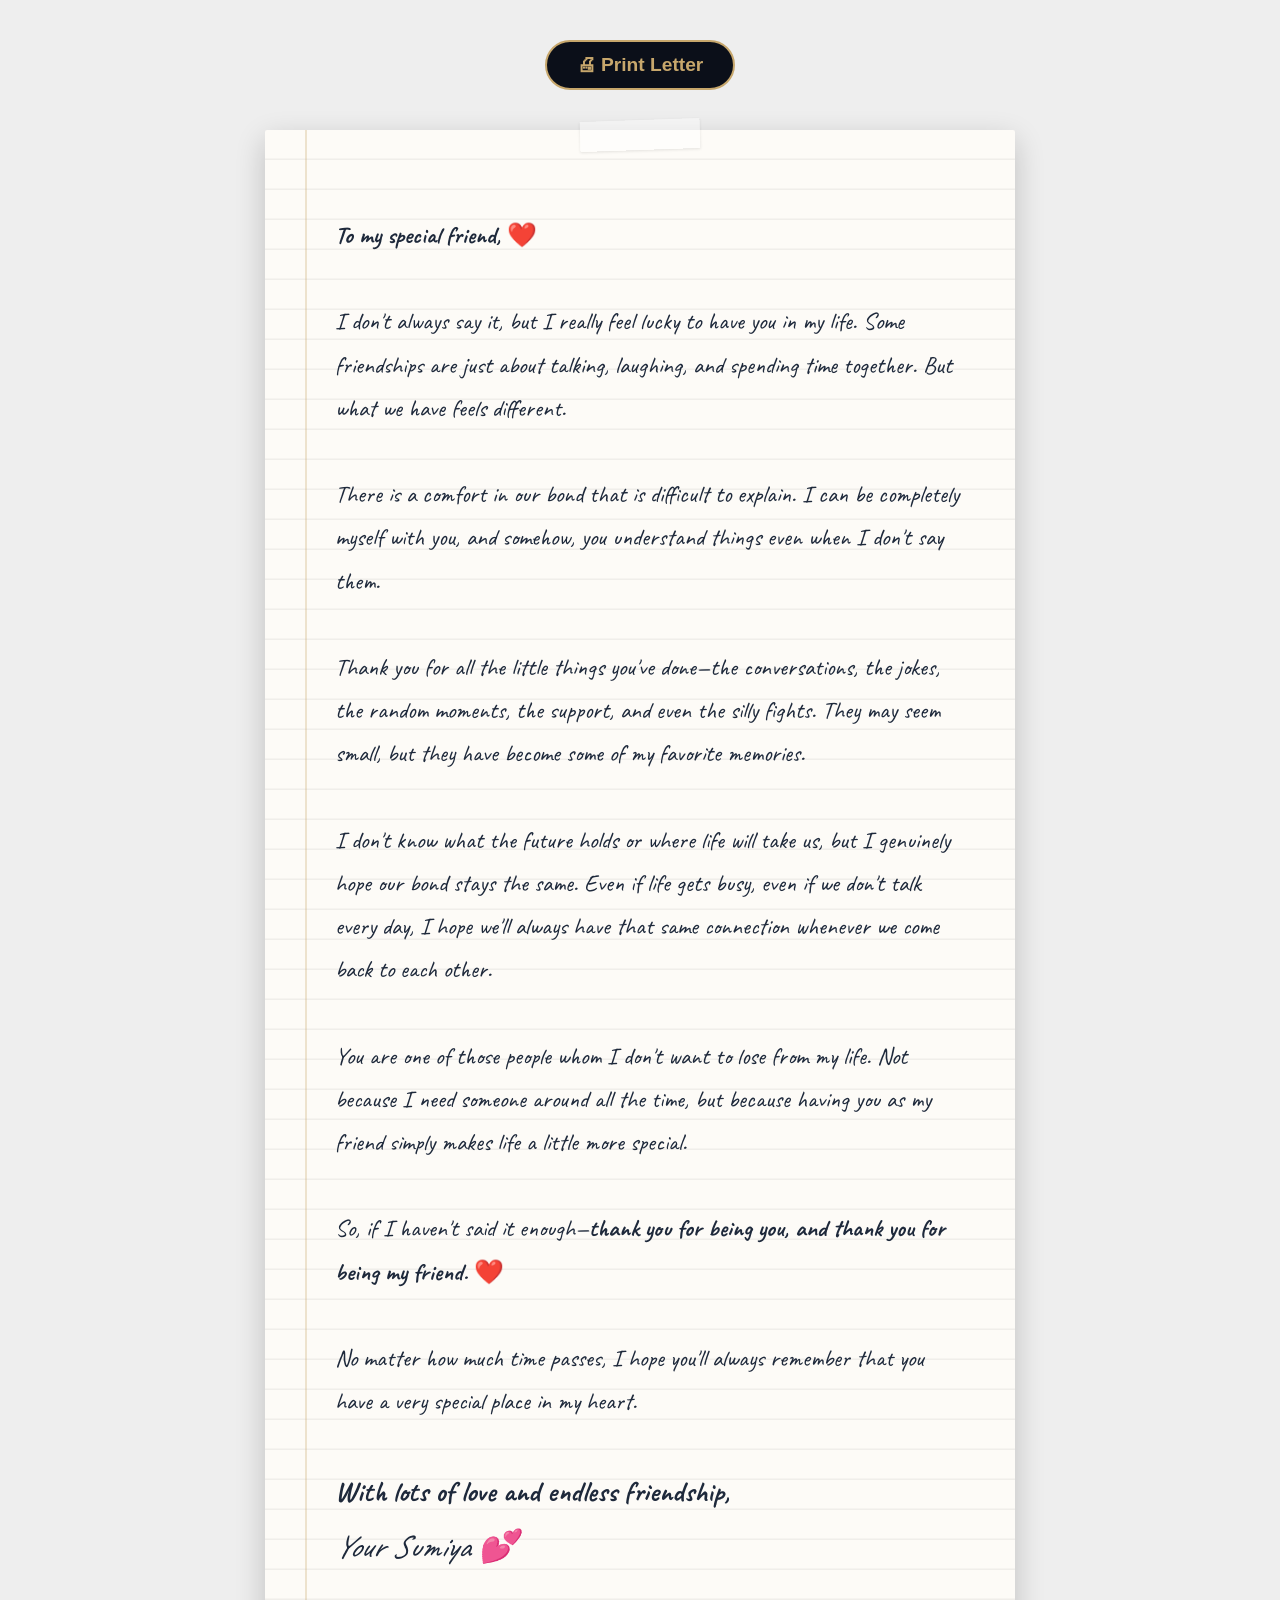
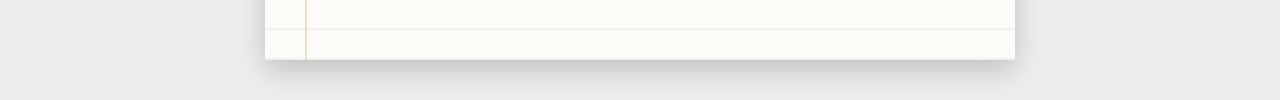
<file: physical_letter.html>
<!DOCTYPE html>
<html lang="en">
<head>
    <meta charset="UTF-8">
    <meta name="viewport" content="width=device-width, initial-scale=1.0">
    <title>Handwritten Letter - Pauline</title>
    <link href="https://fonts.googleapis.com/css2?family=Caveat:wght@400;600&display=swap" rel="stylesheet">
    <style>
        :root {
            --bg-main: #0b0f19;
            --accent-pink: #c7a76c;
        }
        body {
            background-color: #eee;
            margin: 0; padding: 40px;
            display: flex; flex-direction: column; align-items: center; justify-content: center;
            min-height: 100vh;
        }
        .letter-container {
            width: 100%; max-width: 650px;
            background-color: #fdfbf7;
            background-image: url('data:image/svg+xml,%3Csvg width="100" height="20" xmlns="http://www.w3.org/2000/svg"%3E%3Cpath d="M0 19.5 L100 19.5" stroke="rgba(0,0,0,0.05)" stroke-width="1" fill="none"/%3E%3C/svg%3E');
            background-size: 100% 30px;
            color: #1e293b;
            padding: 60px 50px;
            box-shadow: 0 10px 30px rgba(0,0,0,0.2);
            position: relative;
            font-family: 'Caveat', cursive;
            font-size: 1.5rem;
            line-height: 1.8;
            border-radius: 2px;
        }
        .letter-container::before {
            content: '';
            position: absolute; top: 0; bottom: 0; left: 40px;
            width: 2px; background: rgba(199, 167, 108, 0.3);
        }
        
        .letter-text {
            position: relative; z-index: 2; margin-left: 20px;
        }

        .decoration {
            position: absolute;
            opacity: 0.3;
        }
        .tape {
            position: absolute; top: -10px; left: 50%; transform: translateX(-50%) rotate(-2deg);
            width: 120px; height: 30px; background: rgba(255,255,255,0.4);
            box-shadow: 0 1px 3px rgba(0,0,0,0.1);
        }
        
        .print-btn {
            margin-bottom: 40px; padding: 12px 30px; font-size: 1.2rem; cursor: pointer;
            background: var(--bg-main); color: var(--accent-pink); border: 2px solid var(--accent-pink);
            border-radius: 30px; font-family: sans-serif; font-weight: 600;
        }
        @media print {
            body { background: #fff; padding: 0; }
            .print-btn { display: none; }
            .letter-container { box-shadow: none; border: 1px solid #ddd; -webkit-print-color-adjust: exact; print-color-adjust: exact; }
        }
    </style>
</head>
<body>

    <button class="print-btn" onclick="window.print()">🖨 Print Letter</button>

    <div class="letter-container">
        <div class="tape"></div>
        <p class="letter-text">
            <strong>To my special friend, ❤️</strong><br><br>
            I don't always say it, but I really feel lucky to have you in my life. Some friendships are just about talking, laughing, and spending time together. But what we have feels different.<br><br>
            There is a comfort in our bond that is difficult to explain. I can be completely myself with you, and somehow, you understand things even when I don't say them.<br><br>
            Thank you for all the little things you've done—the conversations, the jokes, the random moments, the support, and even the silly fights. They may seem small, but they have become some of my favorite memories.<br><br>
            I don't know what the future holds or where life will take us, but I genuinely hope our bond stays the same. Even if life gets busy, even if we don't talk every day, I hope we'll always have that same connection whenever we come back to each other.<br><br>
            You are one of those people whom I don't want to lose from my life. Not because I need someone around all the time, but because having you as my friend simply makes life a little more special.<br><br>
            So, if I haven't said it enough—<strong>thank you for being you, and thank you for being my friend.</strong> ❤️<br><br>
            No matter how much time passes, I hope you'll always remember that you have a very special place in my heart.<br><br>
            <strong style="font-size: 1.8rem;">With lots of love and endless friendship,</strong><br>
            <em style="font-size: 2rem;">Your Sumiya 💕</em>
        </p>
    </div>

</body>
</html>
</file>
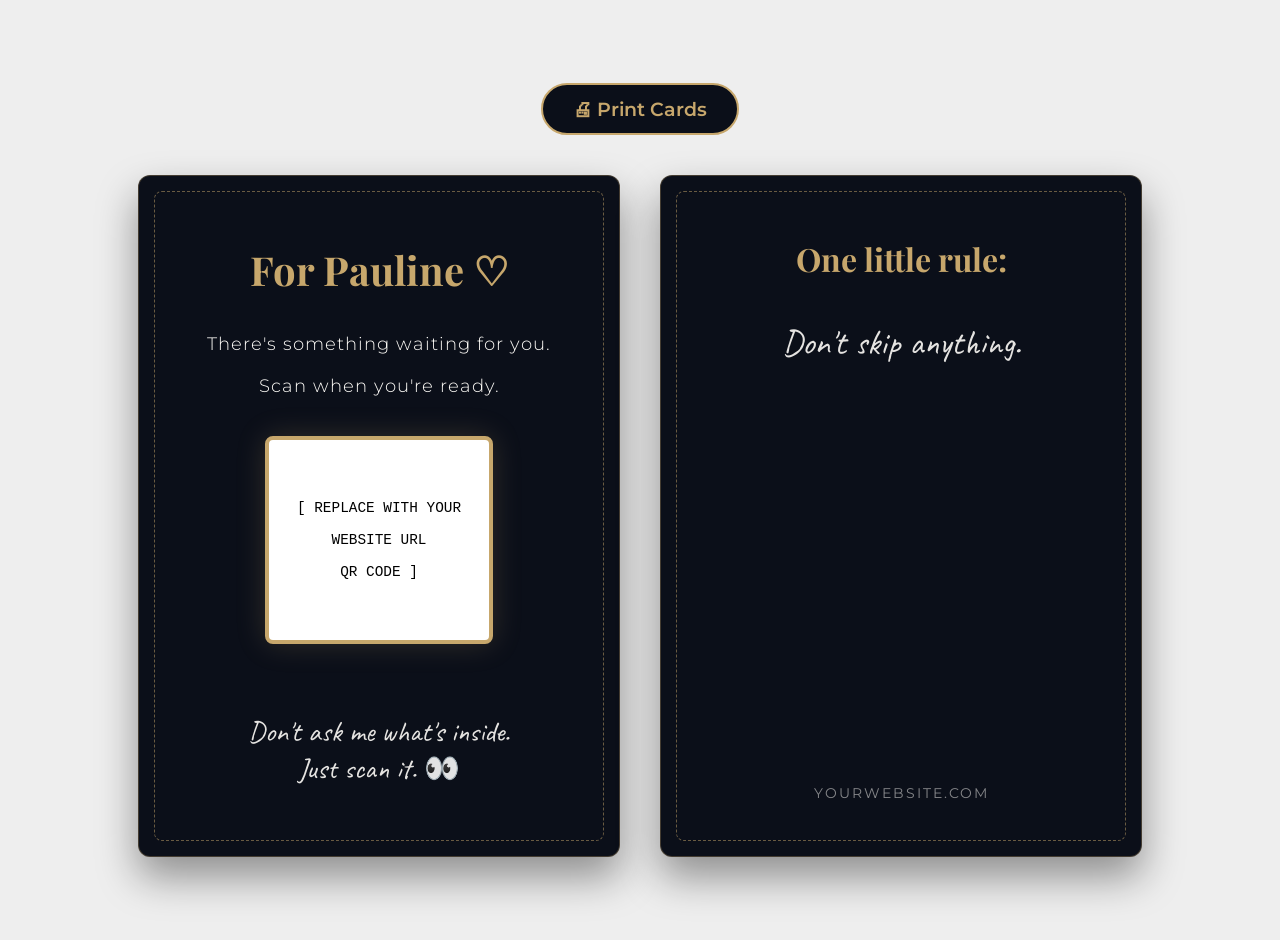
<file: qr_card.html>
<!DOCTYPE html>
<html lang="en">
<head>
    <meta charset="UTF-8">
    <meta name="viewport" content="width=device-width, initial-scale=1.0">
    <title>Surprise Card - Pauline</title>
    <link href="https://fonts.googleapis.com/css2?family=Playfair+Display:ital,wght@0,400;0,600;1,400&family=Montserrat:wght@300;400;500;600&family=Caveat:wght@400;600&display=swap" rel="stylesheet">
    <style>
        :root {
            --bg-main: #0b0f19;
            --accent-pink: #c7a76c;
            --text-dark: #fdfbf7;
        }
        body {
            background-color: #eee;
            margin: 0; padding: 20px;
            display: flex; flex-direction: column; align-items: center; justify-content: center;
            min-height: 100vh; font-family: 'Montserrat', sans-serif;
        }
        .card-container {
            display: flex; gap: 40px; flex-wrap: wrap; justify-content: center;
        }
        .card {
            width: 400px; height: 600px;
            background-color: var(--bg-main);
            color: var(--text-dark);
            border-radius: 12px;
            box-shadow: 0 20px 40px rgba(0,0,0,0.4);
            padding: 40px;
            position: relative;
            display: flex; flex-direction: column; align-items: center; justify-content: center;
            text-align: center;
            border: 1px solid rgba(199, 167, 108, 0.3);
        }
        .card::before {
            content: '';
            position: absolute; top: 15px; left: 15px; right: 15px; bottom: 15px;
            border: 1px dashed var(--accent-pink);
            border-radius: 8px; pointer-events: none; opacity: 0.5;
        }
        .title {
            font-family: 'Playfair Display', serif;
            font-size: 2.5rem;
            color: var(--accent-pink);
            margin-bottom: 20px;
        }
        .subtitle { font-size: 1.1rem; margin-bottom: 40px; font-weight: 300; letter-spacing: 1px; }
        .qr-placeholder {
            width: 220px; height: 220px;
            background: #fff;
            display: flex; align-items: center; justify-content: center;
            border-radius: 8px; margin-bottom: 40px;
            color: #000; font-family: monospace; font-size: 0.9rem;
            border: 4px solid var(--accent-pink);
            box-shadow: 0 0 30px rgba(199, 167, 108, 0.2);
        }
        .handwriting {
            font-family: 'Caveat', cursive;
            font-size: 1.8rem;
            color: var(--text-dark);
            opacity: 0.9;
        }
        
        .print-btn {
            margin-bottom: 40px; padding: 12px 30px; font-size: 1.2rem; cursor: pointer;
            background: var(--bg-main); color: var(--accent-pink); border: 2px solid var(--accent-pink);
            border-radius: 30px; font-family: 'Montserrat', sans-serif; font-weight: 600;
        }
        @media print {
            body { background: #fff; padding: 0; }
            .print-btn { display: none; }
            .card-container { gap: 20px; }
            .card { box-shadow: none; border: 1px solid #ccc; break-inside: avoid; -webkit-print-color-adjust: exact; print-color-adjust: exact; }
        }
    </style>
</head>
<body>

    <button class="print-btn" onclick="window.print()">🖨 Print Cards</button>

    <div class="card-container">
        <!-- Front of Card -->
        <div class="card">
            <h1 class="title">For Pauline ♡</h1>
            <p class="subtitle">There's something waiting for you.<br><br>Scan when you're ready.</p>
            
            <div class="qr-placeholder" style="text-align: center;">
                [ REPLACE WITH YOUR <br><br> WEBSITE URL <br><br> QR CODE ]
            </div>
            
            <p class="handwriting">Don't ask me what's inside.<br>Just scan it. 👀</p>
        </div>

        <!-- Back of Card -->
        <div class="card">
            <h1 class="title" style="font-size: 2rem;">One little rule:</h1>
            <p class="handwriting" style="font-size: 2.2rem; margin-top: 20px;">Don't skip anything.</p>
            <p style="margin-top: auto; font-size: 0.9rem; letter-spacing: 2px; opacity: 0.5;">YOURWEBSITE.COM</p>
        </div>
    </div>

</body>
</html>
</file>
